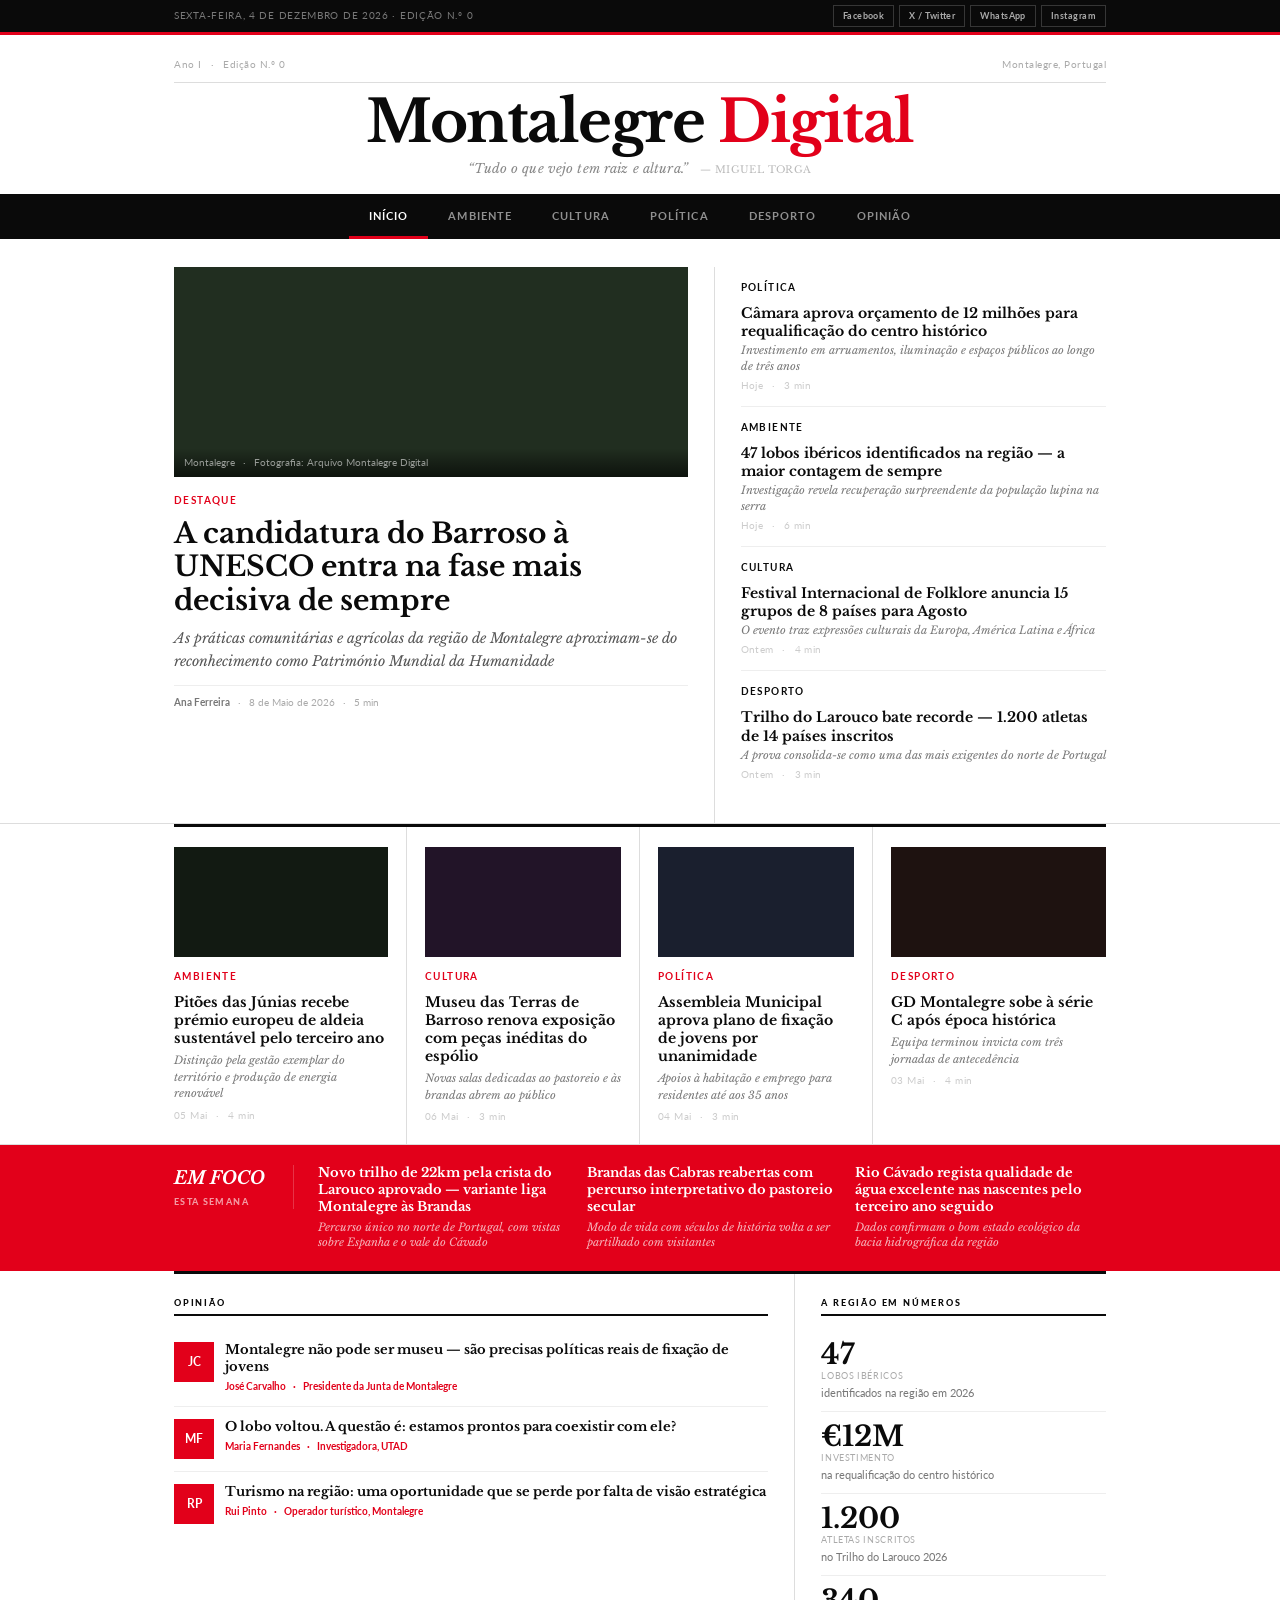
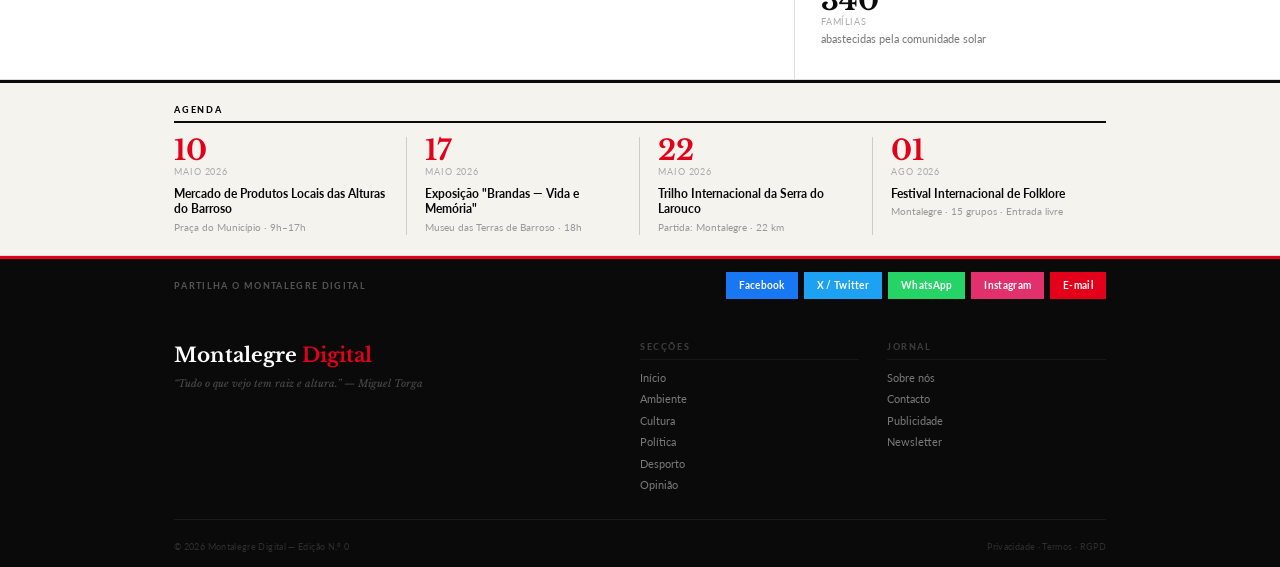
<file: index.html>
<!DOCTYPE html>
<html lang="pt">
<head>
<meta charset="UTF-8">
<meta name="viewport" content="width=device-width, initial-scale=1.0">
<meta property="og:title" content="Montalegre Digital">
<meta property="og:description" content="Tudo o que vejo tem raiz e altura. — Miguel Torga">
<meta property="og:type" content="website">
<meta property="og:url" content="https://montalegredigital.github.io">
<meta name="twitter:card" content="summary_large_image">
<meta name="description" content="O jornal digital de Montalegre. Ambiente, Cultura, Política, Desporto e Opinião.">
<title>Montalegre Digital</title>
<link rel="preconnect" href="https://fonts.googleapis.com">
<link rel="preconnect" href="https://fonts.gstatic.com" crossorigin>
<link href="https://fonts.googleapis.com/css2?family=Libre+Baskerville:ital,wght@0,400;0,700;1,400&family=Lato:wght@400;700;900&display=swap" rel="stylesheet">
<link rel="stylesheet" href="assets/css/main.css">
</head>
<body>

<div class="topbar">
  <div class="wrap">
    <span class="tb-date" id="data-hoje"></span>
    <div class="tb-social">
      <a class="tbs" href="https://facebook.com/montalegredigital" target="_blank" rel="noopener">Facebook</a>
      <a class="tbs" href="https://twitter.com/montalegre_dig" target="_blank" rel="noopener">X / Twitter</a>
      <a class="tbs" href="https://wa.me/?text=Montalegre+Digital+https://montalegredigital.github.io" target="_blank" rel="noopener">WhatsApp</a>
      <a class="tbs" href="https://instagram.com/montalegredigital" target="_blank" rel="noopener">Instagram</a>
    </div>
  </div>
</div>

<header class="masthead">
  <div class="wrap">
    <div class="mh-meta-bar">
      <span class="mh-meta">Ano I &ensp;&middot;&ensp; Edição N.º 0</span>
      <span class="mh-meta">Montalegre, Portugal</span>
    </div>
    <div class="mh-logo">Montalegre <span>Digital</span></div>
    <div class="mh-torga">&ldquo;Tudo o que vejo tem raiz e altura.&rdquo; <cite>&mdash; Miguel Torga</cite></div>
  </div>
</header>

<nav>
  <div class="wrap">
    <a href="index.html" class="on">Início</a>
    <a href="ambiente.html">Ambiente</a>
    <a href="cultura.html">Cultura</a>
    <a href="politica.html">Política</a>
    <a href="desporto.html">Desporto</a>
    <a href="opiniao.html">Opinião</a>
  </div>
</nav>

<section class="lead-wrap">
  <div class="wrap">
    <div class="lead-grid">
      <div class="lead-l">
        <div class="lead-img bg1">
          <div class="li-cap">Montalegre &ensp;&middot;&ensp; Fotografia: Arquivo Montalegre Digital</div>
        </div>
        <span class="rubric">Destaque</span>
        <h1 class="lead-hed"><a href="artigos/candidatura-barroso-unesco.html">A candidatura do Barroso à UNESCO entra na fase mais decisiva de sempre</a></h1>
        <p class="lead-deck">As práticas comunitárias e agrícolas da região de Montalegre aproximam-se do reconhecimento como Património Mundial da Humanidade</p>
        <div class="byline"><strong>Ana Ferreira</strong> &ensp;&middot;&ensp; 8 de Maio de 2026 &ensp;&middot;&ensp; 5 min</div>
      </div>
      <div class="lead-r">
        <article class="sitem">
          <span class="rubric dk">Política</span>
          <h2 class="sh"><a href="artigos/orcamento-centro-historico.html">Câmara aprova orçamento de 12 milhões para requalificação do centro histórico</a></h2>
          <p class="sd">Investimento em arruamentos, iluminação e espaços públicos ao longo de três anos</p>
          <div class="sm">Hoje &ensp;&middot;&ensp; 3 min</div>
        </article>
        <article class="sitem">
          <span class="rubric dk">Ambiente</span>
          <h2 class="sh"><a href="artigos/lobos-larouco.html">47 lobos ibéricos identificados na região — a maior contagem de sempre</a></h2>
          <p class="sd">Investigação revela recuperação surpreendente da população lupina na serra</p>
          <div class="sm">Hoje &ensp;&middot;&ensp; 6 min</div>
        </article>
        <article class="sitem">
          <span class="rubric dk">Cultura</span>
          <h2 class="sh"><a href="artigos/festival-folklore.html">Festival Internacional de Folklore anuncia 15 grupos de 8 países para Agosto</a></h2>
          <p class="sd">O evento traz expressões culturais da Europa, América Latina e África</p>
          <div class="sm">Ontem &ensp;&middot;&ensp; 4 min</div>
        </article>
        <article class="sitem">
          <span class="rubric dk">Desporto</span>
          <h2 class="sh"><a href="artigos/trilho-larouco.html">Trilho do Larouco bate recorde — 1.200 atletas de 14 países inscritos</a></h2>
          <p class="sd">A prova consolida-se como uma das mais exigentes do norte de Portugal</p>
          <div class="sm">Ontem &ensp;&middot;&ensp; 3 min</div>
        </article>
      </div>
    </div>
  </div>
</section>

<section class="temas-wrap">
  <div class="wrap">
    <div class="fourcol">
      <article class="fc">
        <div class="fc-img bg4"></div>
        <span class="rubric">Ambiente</span>
        <h2 class="fc-hed"><a href="artigos/pitoes-premio.html">Pitões das Júnias recebe prémio europeu de aldeia sustentável pelo terceiro ano</a></h2>
        <p class="fc-deck">Distinção pela gestão exemplar do território e produção de energia renovável</p>
        <div class="fc-meta">05 Mai &ensp;&middot;&ensp; 4 min</div>
      </article>
      <article class="fc">
        <div class="fc-img bg3"></div>
        <span class="rubric">Cultura</span>
        <h2 class="fc-hed"><a href="artigos/museu-barroso.html">Museu das Terras de Barroso renova exposição com peças inéditas do espólio</a></h2>
        <p class="fc-deck">Novas salas dedicadas ao pastoreio e às brandas abrem ao público</p>
        <div class="fc-meta">06 Mai &ensp;&middot;&ensp; 3 min</div>
      </article>
      <article class="fc">
        <div class="fc-img bg2"></div>
        <span class="rubric">Política</span>
        <h2 class="fc-hed"><a href="artigos/plano-jovens.html">Assembleia Municipal aprova plano de fixação de jovens por unanimidade</a></h2>
        <p class="fc-deck">Apoios à habitação e emprego para residentes até aos 35 anos</p>
        <div class="fc-meta">04 Mai &ensp;&middot;&ensp; 3 min</div>
      </article>
      <article class="fc">
        <div class="fc-img bg5"></div>
        <span class="rubric">Desporto</span>
        <h2 class="fc-hed"><a href="artigos/gd-montalegre.html">GD Montalegre sobe à série C após época histórica</a></h2>
        <p class="fc-deck">Equipa terminou invicta com três jornadas de antecedência</p>
        <div class="fc-meta">03 Mai &ensp;&middot;&ensp; 4 min</div>
      </article>
    </div>
  </div>
</section>

<section class="redband">
  <div class="wrap">
    <div class="rb-grid">
      <div class="rb-label"><strong>Em foco</strong>Esta semana</div>
      <div class="rb-items">
        <article class="rbi">
          <h3 class="rbh"><a href="artigos/trilho-larouco-novo.html">Novo trilho de 22km pela crista do Larouco aprovado — variante liga Montalegre às Brandas</a></h3>
          <p class="rbd">Percurso único no norte de Portugal, com vistas sobre Espanha e o vale do Cávado</p>
        </article>
        <article class="rbi">
          <h3 class="rbh"><a href="artigos/brandas.html">Brandas das Cabras reabertas com percurso interpretativo do pastoreio secular</a></h3>
          <p class="rbd">Modo de vida com séculos de história volta a ser partilhado com visitantes</p>
        </article>
        <article class="rbi">
          <h3 class="rbh"><a href="artigos/rio-cavado.html">Rio Cávado regista qualidade de água excelente nas nascentes pelo terceiro ano seguido</a></h3>
          <p class="rbd">Dados confirmam o bom estado ecológico da bacia hidrográfica da região</p>
        </article>
      </div>
    </div>
  </div>
</section>

<section class="opiniao-wrap">
  <div class="wrap">
    <div class="twocol">
      <div class="tc-a">
        <div class="slabel">Opinião</div>
        <article class="op">
          <div class="oa">JC</div>
          <div>
            <h3 class="oh"><a href="artigos/opiniao-jc.html">Montalegre não pode ser museu — são precisas políticas reais de fixação de jovens</a></h3>
            <div class="oau">José Carvalho &ensp;&middot;&ensp; Presidente da Junta de Montalegre</div>
          </div>
        </article>
        <article class="op">
          <div class="oa">MF</div>
          <div>
            <h3 class="oh"><a href="artigos/opiniao-mf.html">O lobo voltou. A questão é: estamos prontos para coexistir com ele?</a></h3>
            <div class="oau">Maria Fernandes &ensp;&middot;&ensp; Investigadora, UTAD</div>
          </div>
        </article>
        <article class="op">
          <div class="oa">RP</div>
          <div>
            <h3 class="oh"><a href="artigos/opiniao-rp.html">Turismo na região: uma oportunidade que se perde por falta de visão estratégica</a></h3>
            <div class="oau">Rui Pinto &ensp;&middot;&ensp; Operador turístico, Montalegre</div>
          </div>
        </article>
      </div>
      <div class="tc-b">
        <div class="slabel">A região em números</div>
        <div class="di"><div class="dn">47</div><div class="du">lobos ibéricos</div><div class="dl">identificados na região em 2026</div></div>
        <div class="di"><div class="dn">€12M</div><div class="du">investimento</div><div class="dl">na requalificação do centro histórico</div></div>
        <div class="di"><div class="dn">1.200</div><div class="du">atletas inscritos</div><div class="dl">no Trilho do Larouco 2026</div></div>
        <div class="di"><div class="dn">340</div><div class="du">famílias</div><div class="dl">abastecidas pela comunidade solar</div></div>
      </div>
    </div>
  </div>
</section>

<section class="agenda-wrap">
  <div class="wrap">
    <div class="slabel">Agenda</div>
    <div class="ag-grid">
      <article class="ag"><div class="agd">10</div><div class="agm">Maio 2026</div><h3 class="agh">Mercado de Produtos Locais das Alturas do Barroso</h3><div class="agl">Praça do Município &middot; 9h–17h</div></article>
      <article class="ag"><div class="agd">17</div><div class="agm">Maio 2026</div><h3 class="agh">Exposição "Brandas — Vida e Memória"</h3><div class="agl">Museu das Terras de Barroso &middot; 18h</div></article>
      <article class="ag"><div class="agd">22</div><div class="agm">Maio 2026</div><h3 class="agh">Trilho Internacional da Serra do Larouco</h3><div class="agl">Partida: Montalegre &middot; 22 km</div></article>
      <article class="ag"><div class="agd">01</div><div class="agm">Ago 2026</div><h3 class="agh">Festival Internacional de Folklore</h3><div class="agl">Montalegre &middot; 15 grupos &middot; Entrada livre</div></article>
    </div>
  </div>
</section>

<div class="social-strip">
  <div class="wrap">
    <span class="slbl">Partilha o Montalegre Digital</span>
    <div class="sbtns">
      <a class="sbtn fb" href="https://www.facebook.com/sharer/sharer.php?u=https://montalegredigital.github.io" target="_blank" rel="noopener">Facebook</a>
      <a class="sbtn tw" href="https://twitter.com/intent/tweet?text=Montalegre+Digital&url=https://montalegredigital.github.io" target="_blank" rel="noopener">X / Twitter</a>
      <a class="sbtn wa" href="https://api.whatsapp.com/send?text=Montalegre+Digital+%7C+https://montalegredigital.github.io" target="_blank" rel="noopener">WhatsApp</a>
      <a class="sbtn ig" href="https://instagram.com/montalegredigital" target="_blank" rel="noopener">Instagram</a>
      <a class="sbtn em" href="mailto:?subject=Montalegre%20Digital&body=https://montalegredigital.github.io">E-mail</a>
    </div>
  </div>
</div>

<footer>
  <div class="wrap">
    <div class="fg">
      <div>
        <div class="fl">Montalegre <span>Digital</span></div>
        <div class="ft">&ldquo;Tudo o que vejo tem raiz e altura.&rdquo; &mdash; Miguel Torga</div>
      </div>
      <div class="fcol">
        <h4>Secções</h4>
        <a href="index.html">Início</a>
        <a href="ambiente.html">Ambiente</a>
        <a href="cultura.html">Cultura</a>
        <a href="politica.html">Política</a>
        <a href="desporto.html">Desporto</a>
        <a href="opiniao.html">Opinião</a>
      </div>
      <div class="fcol">
        <h4>Jornal</h4>
        <a href="sobre.html">Sobre nós</a>
        <a href="contacto.html">Contacto</a>
        <a href="publicidade.html">Publicidade</a>
        <a href="newsletter.html">Newsletter</a>
      </div>
    </div>
    <div class="fbot">
      <span>&copy; 2026 Montalegre Digital &mdash; Edição N.º 0</span>
      <span>Privacidade &middot; Termos &middot; RGPD</span>
    </div>
  </div>
</footer>

<script src="assets/js/main.js"></script>
</body>
</html>
</file>
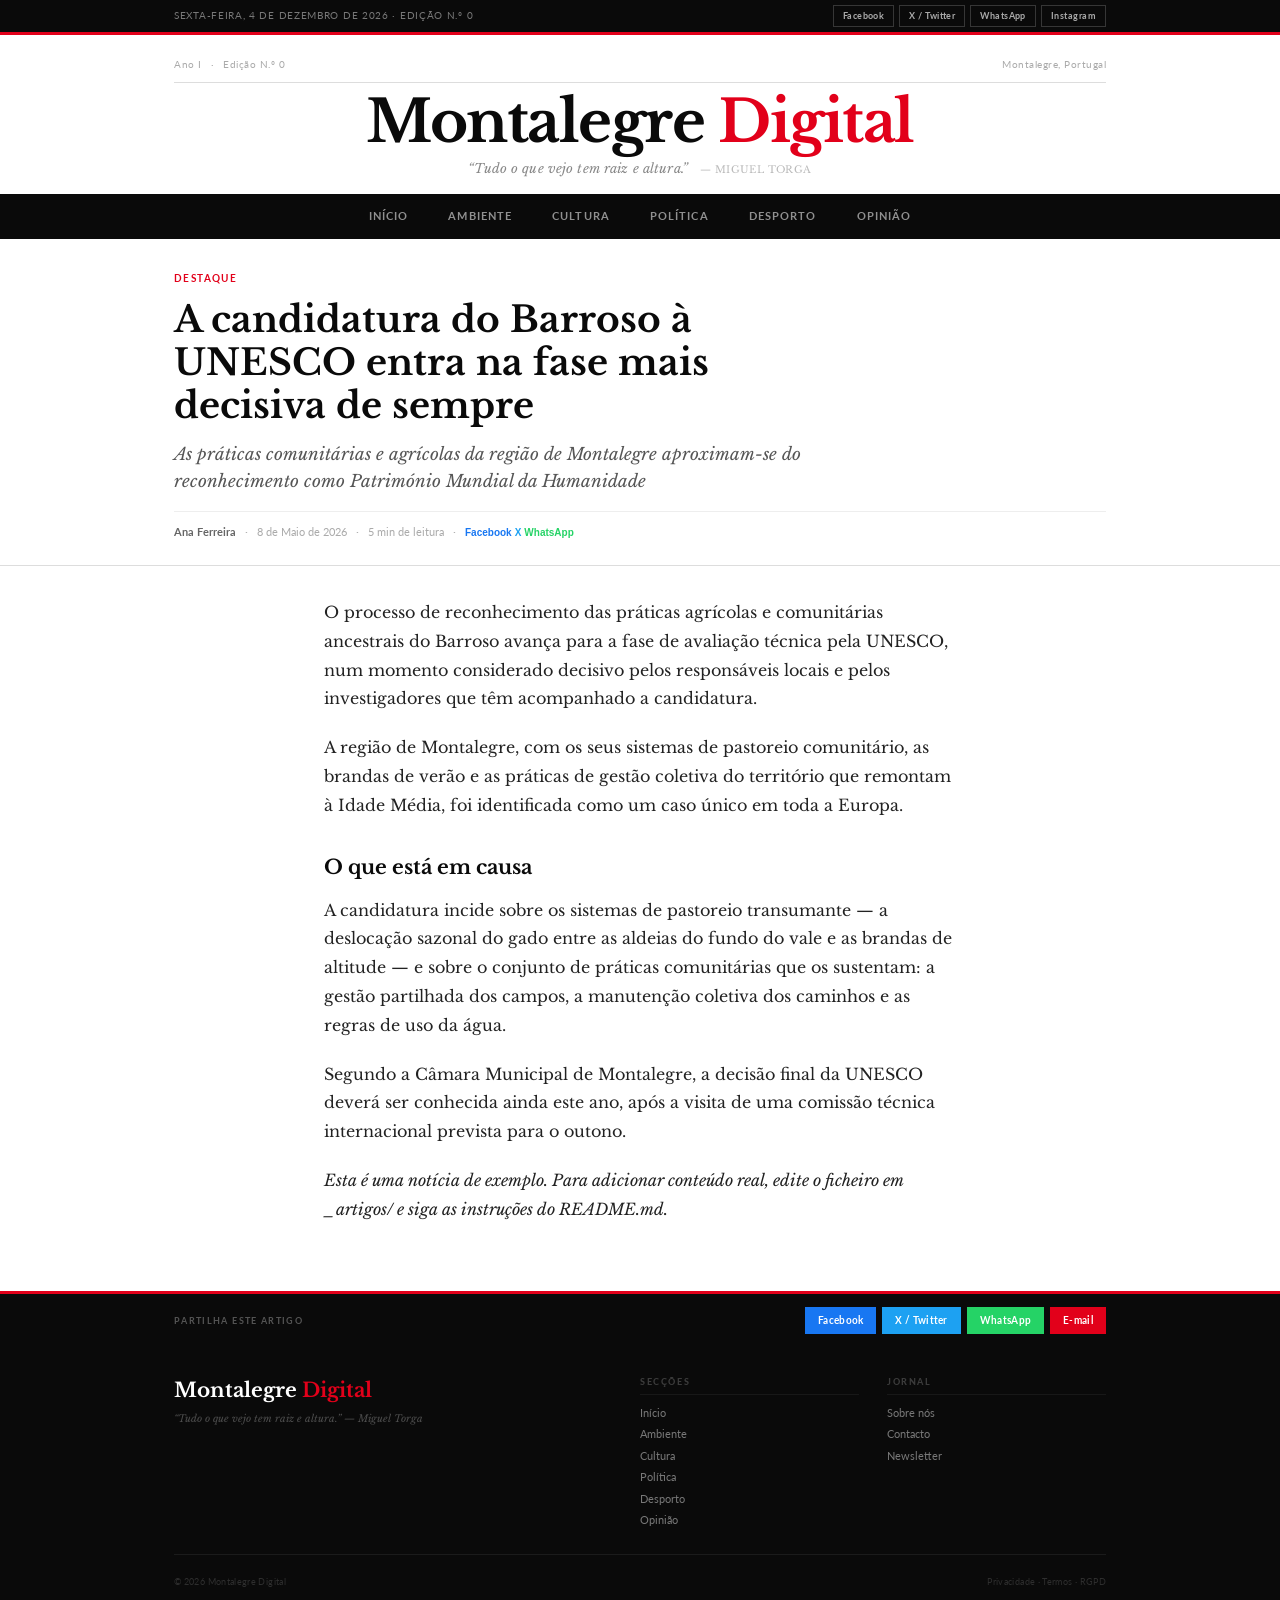
<file: artigos/candidatura-barroso-unesco.html>
<!DOCTYPE html>
<html lang="pt">
<head>
<meta charset="UTF-8">
<meta name="viewport" content="width=device-width, initial-scale=1.0">
<meta property="og:title" content="A candidatura do Barroso à UNESCO entra na fase mais decisiva de sempre — Montalegre Digital">
<meta property="og:description" content="As práticas comunitárias e agrícolas da região de Montalegre aproximam-se do reconhecimento como Património Mundial da Humanidade.">
<meta property="og:type" content="article">
<meta property="og:url" content="https://montalegredigital.github.io/artigos/candidatura-barroso-unesco.html">
<meta name="twitter:card" content="summary_large_image">
<title>A candidatura do Barroso à UNESCO — Montalegre Digital</title>
<link rel="preconnect" href="https://fonts.googleapis.com">
<link rel="preconnect" href="https://fonts.gstatic.com" crossorigin>
<link href="https://fonts.googleapis.com/css2?family=Libre+Baskerville:ital,wght@0,400;0,700;1,400&family=Lato:wght@400;700;900&display=swap" rel="stylesheet">
<link rel="stylesheet" href="../assets/css/main.css">
</head>
<body>

<div class="topbar">
  <div class="wrap">
    <span class="tb-date" id="data-hoje"></span>
    <div class="tb-social">
      <a class="tbs" href="https://facebook.com/montalegredigital" target="_blank" rel="noopener">Facebook</a>
      <a class="tbs" href="https://twitter.com/montalegre_dig" target="_blank" rel="noopener">X / Twitter</a>
      <a class="tbs" href="https://wa.me/?text=Montalegre+Digital" target="_blank" rel="noopener">WhatsApp</a>
      <a class="tbs" href="https://instagram.com/montalegredigital" target="_blank" rel="noopener">Instagram</a>
    </div>
  </div>
</div>

<header class="masthead">
  <div class="wrap">
    <div class="mh-meta-bar">
      <span class="mh-meta">Ano I &ensp;&middot;&ensp; Edição N.º 0</span>
      <span class="mh-meta">Montalegre, Portugal</span>
    </div>
    <div class="mh-logo"><a href="../index.html">Montalegre <span>Digital</span></a></div>
    <div class="mh-torga">&ldquo;Tudo o que vejo tem raiz e altura.&rdquo; <cite>&mdash; Miguel Torga</cite></div>
  </div>
</header>

<nav>
  <div class="wrap">
    <a href="../index.html">Início</a>
    <a href="../ambiente.html">Ambiente</a>
    <a href="../cultura.html">Cultura</a>
    <a href="../politica.html">Política</a>
    <a href="../desporto.html">Desporto</a>
    <a href="../opiniao.html">Opinião</a>
  </div>
</nav>

<section class="artigo-header">
  <div class="wrap">
    <span class="rubric">Destaque</span>
    <h1 class="artigo-titulo">A candidatura do Barroso à UNESCO entra na fase mais decisiva de sempre</h1>
    <p class="artigo-deck">As práticas comunitárias e agrícolas da região de Montalegre aproximam-se do reconhecimento como Património Mundial da Humanidade</p>
    <div class="artigo-byline">
      <strong>Ana Ferreira</strong> &ensp;&middot;&ensp; 8 de Maio de 2026 &ensp;&middot;&ensp; 5 min de leitura
      &ensp;&middot;&ensp;
      <button onclick="partilharArtigo('facebook')" style="background:none;border:none;cursor:pointer;font-size:10px;color:#1877f2;font-weight:700">Facebook</button>
      <button onclick="partilharArtigo('twitter')"  style="background:none;border:none;cursor:pointer;font-size:10px;color:#1da1f2;font-weight:700">X</button>
      <button onclick="partilharArtigo('whatsapp')" style="background:none;border:none;cursor:pointer;font-size:10px;color:#25d366;font-weight:700">WhatsApp</button>
    </div>
  </div>
</section>

<section class="artigo-corpo">
  <div class="wrap">

    <p>O processo de reconhecimento das práticas agrícolas e comunitárias ancestrais do Barroso avança para a fase de avaliação técnica pela UNESCO, num momento considerado decisivo pelos responsáveis locais e pelos investigadores que têm acompanhado a candidatura.</p>

    <p>A região de Montalegre, com os seus sistemas de pastoreio comunitário, as brandas de verão e as práticas de gestão coletiva do território que remontam à Idade Média, foi identificada como um caso único em toda a Europa.</p>

    <h2>O que está em causa</h2>

    <p>A candidatura incide sobre os sistemas de pastoreio transumante — a deslocação sazonal do gado entre as aldeias do fundo do vale e as brandas de altitude — e sobre o conjunto de práticas comunitárias que os sustentam: a gestão partilhada dos campos, a manutenção coletiva dos caminhos e as regras de uso da água.</p>

    <p>Segundo a Câmara Municipal de Montalegre, a decisão final da UNESCO deverá ser conhecida ainda este ano, após a visita de uma comissão técnica internacional prevista para o outono.</p>

    <p><em>Esta é uma notícia de exemplo. Para adicionar conteúdo real, edite o ficheiro em _artigos/ e siga as instruções do README.md.</em></p>

  </div>
</section>

<div class="social-strip">
  <div class="wrap">
    <span class="slbl">Partilha este artigo</span>
    <div class="sbtns">
      <a class="sbtn fb" href="#" onclick="partilharArtigo('facebook');return false;">Facebook</a>
      <a class="sbtn tw" href="#" onclick="partilharArtigo('twitter');return false;">X / Twitter</a>
      <a class="sbtn wa" href="#" onclick="partilharArtigo('whatsapp');return false;">WhatsApp</a>
      <a class="sbtn em" href="#" onclick="partilharArtigo('email');return false;">E-mail</a>
    </div>
  </div>
</div>

<footer>
  <div class="wrap">
    <div class="fg">
      <div>
        <div class="fl"><a href="../index.html">Montalegre <span>Digital</span></a></div>
        <div class="ft">&ldquo;Tudo o que vejo tem raiz e altura.&rdquo; &mdash; Miguel Torga</div>
      </div>
      <div class="fcol">
        <h4>Secções</h4>
        <a href="../index.html">Início</a>
        <a href="../ambiente.html">Ambiente</a>
        <a href="../cultura.html">Cultura</a>
        <a href="../politica.html">Política</a>
        <a href="../desporto.html">Desporto</a>
        <a href="../opiniao.html">Opinião</a>
      </div>
      <div class="fcol">
        <h4>Jornal</h4>
        <a href="../sobre.html">Sobre nós</a>
        <a href="../contacto.html">Contacto</a>
        <a href="../newsletter.html">Newsletter</a>
      </div>
    </div>
    <div class="fbot">
      <span>&copy; 2026 Montalegre Digital</span>
      <span>Privacidade &middot; Termos &middot; RGPD</span>
    </div>
  </div>
</footer>

<script src="../assets/js/main.js"></script>
</body>
</html>
</file>
<file: assets/css/main.css>
/* =====================================================
   Montalegre Digital — Folha de estilos principal
   Inspiração: The Economist
   ===================================================== */

@import url('https://fonts.googleapis.com/css2?family=Libre+Baskerville:ital,wght@0,400;0,700;1,400&family=Lato:wght@400;700;900&display=swap');

*, *::before, *::after { margin: 0; padding: 0; box-sizing: border-box; }

:root {
  --preto: #0a0a0a;
  --vermelho: #e2001a;
  --cinza-bg: #f5f3ee;
  --cinza-claro: #aaa;
  --cinza-medio: #666;
  --linha: #ddd;
  --branco: #fff;
}

html { font-size: 16px; }

body {
  font-family: 'Lato', sans-serif;
  background: var(--cinza-bg);
  color: var(--preto);
  line-height: 1.5;
}

a { color: inherit; text-decoration: none; }
a:hover { color: var(--vermelho); }

img { max-width: 100%; height: auto; display: block; }

/* ---- LAYOUT ---- */
.wrap { max-width: 980px; margin: 0 auto; padding: 0 24px; }

/* ---- TIPOGRAFIA ---- */
.rubric {
  display: block;
  font-size: 10px; font-weight: 700;
  letter-spacing: .14em; text-transform: uppercase;
  color: var(--vermelho); margin-bottom: 9px;
}
.rubric.dk { color: var(--preto); }

.slabel {
  font-size: 9px; font-weight: 900;
  letter-spacing: .2em; text-transform: uppercase;
  color: var(--preto);
  border-bottom: 2px solid var(--preto);
  padding-bottom: 5px; margin-bottom: 14px;
}

/* ---- TOPBAR ---- */
.topbar {
  background: var(--preto);
  border-bottom: 3px solid var(--vermelho);
  padding: 5px 0;
}
.topbar .wrap {
  display: flex; justify-content: space-between; align-items: center;
  flex-wrap: wrap; gap: 6px;
}
.tb-date {
  font-size: 10px; color: rgba(255,255,255,.45);
  letter-spacing: .07em; text-transform: uppercase;
}
.tb-social { display: flex; gap: 5px; flex-wrap: wrap; }
.tbs {
  font-size: 9px; font-weight: 700; letter-spacing: .05em;
  padding: 3px 9px;
  border: 1px solid rgba(255,255,255,.18);
  color: rgba(255,255,255,.65);
  text-decoration: none; transition: .15s;
}
.tbs:hover { border-color: var(--vermelho); color: var(--branco); }

/* ---- MASTHEAD ---- */
.masthead {
  background: var(--branco);
  border-bottom: 3px solid var(--preto);
  padding: 22px 0 16px;
}
.mh-meta-bar {
  display: flex; justify-content: space-between;
  border-bottom: 1px solid var(--linha);
  padding-bottom: 10px; margin-bottom: 10px;
}
.mh-meta { font-size: 10px; color: var(--cinza-claro); letter-spacing: .05em; }
.mh-logo {
  font-family: 'Libre Baskerville', serif;
  font-size: clamp(36px, 6vw, 58px);
  font-weight: 700; letter-spacing: -.025em; line-height: 1;
  text-align: center;
}
.mh-logo span { color: var(--vermelho); }
.mh-torga {
  font-family: 'Libre Baskerville', serif;
  font-style: italic; font-size: 13px;
  color: #888; text-align: center;
  margin-top: 8px; letter-spacing: .01em;
}
.mh-torga cite { font-style: normal; font-size: 10px; color: #bbb; margin-left: 8px; letter-spacing: .04em; text-transform: uppercase; }

/* ---- NAV ---- */
nav { background: var(--preto); }
nav .wrap { display: flex; justify-content: center; flex-wrap: wrap; }
nav a {
  font-size: 11px; font-weight: 700;
  letter-spacing: .1em; text-transform: uppercase;
  color: rgba(255,255,255,.55);
  padding: 11px 20px;
  border-bottom: 3px solid transparent;
  text-decoration: none; transition: .15s; white-space: nowrap; display: block;
}
nav a:hover { color: var(--branco); border-bottom-color: rgba(255,255,255,.25); }
nav a.on { color: var(--branco); border-bottom-color: var(--vermelho); }

/* ---- MANCHETE ---- */
.lead-wrap {
  background: var(--branco);
  border-bottom: 1px solid var(--linha);
  padding: 28px 0 0;
}
.lead-grid {
  display: grid;
  grid-template-columns: 58% 42%;
}
.lead-l {
  padding: 0 26px 28px 0;
  border-right: 1px solid var(--linha);
}
.lead-r { padding: 0 0 28px 26px; }

.lead-img {
  width: 100%; height: 210px;
  margin-bottom: 16px;
  position: relative;
  display: flex; align-items: flex-end;
  overflow: hidden;
}
.li-cap {
  position: relative; z-index: 1;
  font-size: 10px; color: rgba(255,255,255,.55);
  padding: 7px 10px;
  background: linear-gradient(transparent, rgba(0,0,0,.6));
  width: 100%;
}

.lead-hed {
  font-family: 'Libre Baskerville', serif;
  font-size: clamp(20px, 3vw, 28px);
  font-weight: 700; line-height: 1.2;
  color: var(--preto); margin-bottom: 10px;
}
.lead-hed a:hover { color: var(--vermelho); }

.lead-deck {
  font-family: 'Libre Baskerville', serif;
  font-style: italic; font-size: 14px;
  line-height: 1.6; color: #555; margin-bottom: 13px;
}
.byline {
  font-size: 10px; color: var(--cinza-claro);
  border-top: 1px solid #eee; padding-top: 9px;
}
.byline strong { color: #777; }

.sitem { padding: 13px 0; border-bottom: 1px solid #eee; }
.sitem:last-child { border-bottom: none; }
.sh {
  font-family: 'Libre Baskerville', serif;
  font-size: 14px; font-weight: 700; line-height: 1.3;
  color: var(--preto); margin-bottom: 3px;
}
.sh a:hover { color: var(--vermelho); }
.sd {
  font-family: 'Libre Baskerville', serif;
  font-style: italic; font-size: 11px;
  color: #777; line-height: 1.45; margin-bottom: 3px;
}
.sm { font-size: 10px; color: #ccc; letter-spacing: .04em; }

/* ---- 4 TEMAS ---- */
.temas-wrap { background: var(--branco); border-bottom: 1px solid var(--linha); }
.fourcol {
  display: grid;
  grid-template-columns: repeat(4, 1fr);
  border-top: 3px solid var(--preto);
}
.fc {
  padding: 20px 18px 20px 0;
  border-right: 1px solid var(--linha);
}
.fc:last-child { border-right: none; padding-right: 0; }
.fc + .fc { padding-left: 18px; }
.fc-img {
  height: 110px; width: 100%;
  margin-bottom: 12px;
}
.fc-hed {
  font-family: 'Libre Baskerville', serif;
  font-size: 14px; font-weight: 700; line-height: 1.3;
  color: var(--preto); margin-bottom: 5px;
}
.fc-hed a:hover { color: var(--vermelho); }
.fc-deck {
  font-family: 'Libre Baskerville', serif;
  font-style: italic; font-size: 11px;
  color: #777; line-height: 1.5; margin-bottom: 6px;
}
.fc-meta { font-size: 10px; color: #ccc; letter-spacing: .04em; }

/* ---- FAIXA VERMELHA ---- */
.redband { background: var(--vermelho); padding: 20px 0; }
.rb-grid {
  display: grid;
  grid-template-columns: 120px 1fr;
  gap: 24px; align-items: start;
}
.rb-label {
  font-size: 9px; font-weight: 900;
  letter-spacing: .15em; text-transform: uppercase;
  color: rgba(255,255,255,.6);
  border-right: 1px solid rgba(255,255,255,.2);
  padding-right: 24px;
}
.rb-label strong {
  display: block;
  font-family: 'Libre Baskerville', serif;
  font-size: 18px; font-weight: 700; font-style: italic;
  color: var(--branco); margin-bottom: 3px; letter-spacing: 0;
}
.rb-items {
  display: grid;
  grid-template-columns: repeat(3, 1fr);
  gap: 18px;
}
.rbh {
  font-family: 'Libre Baskerville', serif;
  font-size: 13px; font-weight: 700;
  color: var(--branco); line-height: 1.3; margin-bottom: 4px;
}
.rbh a { color: var(--branco); }
.rbh a:hover { text-decoration: underline; }
.rbd {
  font-size: 11px; color: rgba(255,255,255,.7);
  font-family: 'Libre Baskerville', serif;
  font-style: italic; line-height: 1.4;
}

/* ---- OPINIÃO + NÚMEROS ---- */
.opiniao-wrap { background: var(--branco); border-bottom: 1px solid var(--linha); }
.twocol {
  display: grid;
  grid-template-columns: 2fr 1fr;
  border-top: 3px solid var(--preto);
}
.tc-a {
  padding: 22px 26px 22px 0;
  border-right: 1px solid var(--linha);
}
.tc-b { padding: 22px 0 22px 26px; }
.op {
  display: grid;
  grid-template-columns: 40px 1fr;
  gap: 11px; padding: 12px 0;
  border-bottom: 1px solid #eee;
  align-items: start;
}
.op:last-child { border-bottom: none; }
.oa {
  width: 40px; height: 40px;
  background: var(--vermelho);
  display: flex; align-items: center; justify-content: center;
  font-size: 12px; font-weight: 700; color: var(--branco);
  flex-shrink: 0;
}
.oh {
  font-family: 'Libre Baskerville', serif;
  font-size: 13px; font-weight: 700;
  color: var(--preto); line-height: 1.3; margin-bottom: 3px;
}
.oh a:hover { color: var(--vermelho); }
.oau { font-size: 10px; color: var(--vermelho); font-weight: 700; }
.di { padding: 11px 0; border-bottom: 1px solid #eee; }
.di:last-child { border-bottom: none; }
.dn {
  font-family: 'Libre Baskerville', serif;
  font-size: 28px; font-weight: 700; line-height: 1;
}
.du { font-size: 9px; color: var(--cinza-claro); letter-spacing: .07em; text-transform: uppercase; margin-bottom: 2px; }
.dl { font-size: 11px; color: #777; line-height: 1.4; }

/* ---- AGENDA ---- */
.agenda-wrap {
  background: var(--cinza-bg);
  border-top: 3px solid var(--preto);
  border-bottom: 1px solid var(--linha);
  padding: 20px 0;
}
.ag-grid {
  display: grid;
  grid-template-columns: repeat(4, 1fr);
}
.ag {
  padding: 0 18px 0 0;
  border-right: 1px solid #ccc;
}
.ag:last-child { border-right: none; padding-right: 0; }
.ag + .ag { padding-left: 18px; }
.agd {
  font-family: 'Libre Baskerville', serif;
  font-size: 28px; font-weight: 700;
  color: var(--vermelho); line-height: 1;
}
.agm { font-size: 9px; letter-spacing: .1em; text-transform: uppercase; color: var(--cinza-claro); margin-bottom: 7px; }
.agh { font-size: 12px; font-weight: 700; color: var(--preto); line-height: 1.3; margin-bottom: 3px; }
.agh a:hover { color: var(--vermelho); }
.agl { font-size: 10px; color: #999; }

/* ---- SOCIAL ---- */
.social-strip {
  background: var(--preto);
  border-top: 3px solid var(--vermelho);
  padding: 13px 0;
}
.social-strip .wrap {
  display: flex; justify-content: space-between; align-items: center;
  flex-wrap: wrap; gap: 8px;
}
.slbl { font-size: 9px; font-weight: 700; letter-spacing: .15em; text-transform: uppercase; color: rgba(255,255,255,.3); }
.sbtns { display: flex; gap: 6px; flex-wrap: wrap; }
.sbtn {
  font-size: 10px; font-weight: 700; letter-spacing: .03em;
  padding: 6px 13px; text-decoration: none;
  transition: .15s; display: inline-block;
}
.sbtn:hover { opacity: .8; }
.sbtn.fb { background: #1877f2; color: var(--branco); }
.sbtn.tw { background: #1da1f2; color: var(--branco); }
.sbtn.wa { background: #25d366; color: var(--branco); }
.sbtn.ig { background: #e1306c; color: var(--branco); }
.sbtn.em { background: var(--vermelho); color: var(--branco); }

/* ---- RODAPÉ ---- */
footer { background: var(--preto); padding: 28px 0 14px; }
.fg {
  display: grid;
  grid-template-columns: 2fr 1fr 1fr;
  gap: 28px; margin-bottom: 20px;
  padding-bottom: 20px;
  border-bottom: 1px solid rgba(255,255,255,.07);
}
.fl { font-family: 'Libre Baskerville', serif; font-size: 20px; font-weight: 700; color: var(--branco); }
.fl span { color: var(--vermelho); }
.ft { font-size: 10px; color: rgba(255,255,255,.28); margin-top: 6px; line-height: 1.6; font-style: italic; font-family: 'Libre Baskerville', serif; }
.fcol h4 { font-size: 9px; font-weight: 900; letter-spacing: .18em; text-transform: uppercase; color: rgba(255,255,255,.2); margin-bottom: 10px; border-bottom: 1px solid rgba(255,255,255,.06); padding-bottom: 5px; }
.fcol a { display: block; font-size: 11px; color: rgba(255,255,255,.45); text-decoration: none; margin-bottom: 5px; transition: .15s; }
.fcol a:hover { color: var(--branco); }
.fbot { display: flex; justify-content: space-between; flex-wrap: wrap; gap: 6px; font-size: 9px; color: rgba(255,255,255,.15); letter-spacing: .04em; }

/* ---- FUNDOS IMAGEM (placeholder) ---- */
.bg1 { background: #212e20; }
.bg2 { background: #1a1f2e; }
.bg3 { background: #221428; }
.bg4 { background: #121a12; }
.bg5 { background: #1e1210; }

/* ---- PÁGINA DE ARTIGO ---- */
.artigo-header { background: var(--branco); border-bottom: 1px solid var(--linha); padding: 32px 0 24px; }
.artigo-header .rubric { margin-bottom: 12px; }
.artigo-titulo {
  font-family: 'Libre Baskerville', serif;
  font-size: clamp(22px, 4vw, 36px);
  font-weight: 700; line-height: 1.2;
  color: var(--preto); margin-bottom: 14px;
  max-width: 680px;
}
.artigo-deck {
  font-family: 'Libre Baskerville', serif;
  font-style: italic; font-size: 17px;
  line-height: 1.6; color: #555;
  max-width: 680px; margin-bottom: 16px;
}
.artigo-byline { font-size: 11px; color: var(--cinza-claro); border-top: 1px solid #eee; padding-top: 12px; }
.artigo-byline strong { color: #666; }

.artigo-corpo {
  background: var(--branco);
  padding: 32px 0 48px;
}
.artigo-corpo .wrap { max-width: 680px; }
.artigo-corpo p {
  font-family: 'Libre Baskerville', serif;
  font-size: 16px; line-height: 1.8;
  color: #222; margin-bottom: 20px;
}
.artigo-corpo h2 {
  font-family: 'Libre Baskerville', serif;
  font-size: 20px; font-weight: 700;
  margin: 32px 0 14px; color: var(--preto);
}

/* ---- MOBILE ---- */
@media (max-width: 680px) {
  .lead-grid, .fourcol, .twocol, .ag-grid, .rb-items, .fg { grid-template-columns: 1fr; }
  .lead-l { border-right: none; padding-right: 0; padding-bottom: 20px; }
  .lead-r { padding-left: 0; padding-top: 0; }
  .fc { border-right: none; padding-left: 0; padding-right: 0; border-bottom: 1px solid var(--linha); padding-bottom: 16px; }
  .fc:last-child { border-bottom: none; }
  .tc-a { border-right: none; padding-right: 0; }
  .tc-b { padding-left: 0; }
  .ag { border-right: none; border-bottom: 1px solid #ccc; padding: 0 0 14px; margin-bottom: 4px; }
  .ag:last-child { border-bottom: none; }
  .rb-grid { grid-template-columns: 1fr; }
  .rb-label { border-right: none; padding-right: 0; border-bottom: 1px solid rgba(255,255,255,.2); padding-bottom: 10px; margin-bottom: 6px; }
  .mh-meta-bar { flex-direction: column; align-items: center; gap: 3px; }
  nav .wrap { justify-content: flex-start; }
  nav a { padding: 10px 12px; font-size: 10px; }
}
</file>
